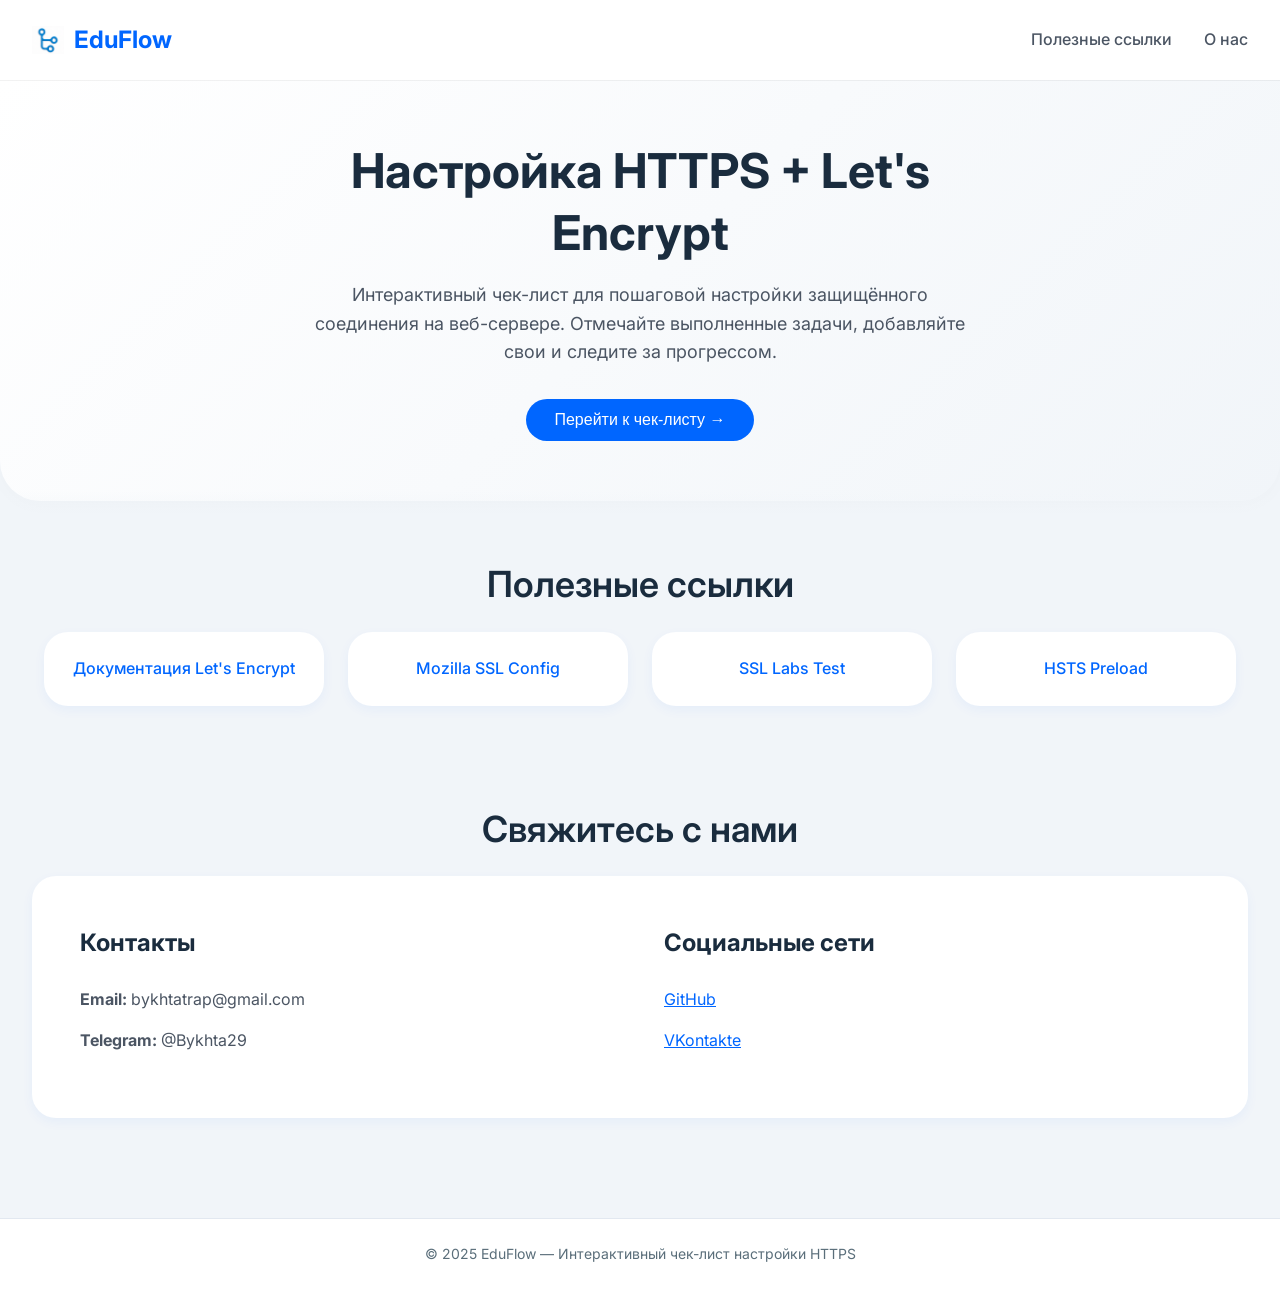
<file: index.html>
<!DOCTYPE html>
<html lang="ru">
<head>
    <meta charset="UTF-8">
    <meta name="viewport" content="width=device-width, initial-scale=1.0, viewport-fit=cover">
    <meta name="description" content="Интерактивный чек-лист для пошаговой настройки HTTPS-соединения с помощью Let's Encrypt. Отмечайте выполненные шаги, добавляйте свои задачи и отслеживайте прогресс.">
    <link rel="shortcut icon" href="/images/favicon.ico">
    <link rel="apple-touch-icon" sizes="180x180" href="/images/favicon.ico">
    <title>Чек-лист настройки HTTPS | EduFlow</title>
    <link href="https://fonts.googleapis.com/css2?family=Inter:opsz,wght@14..32,400;14..32,500;14..32,600;14..32,700&family=Fira+Code:wght@400;500&display=swap" rel="stylesheet">
    <link rel="stylesheet" href="style.css">
</head>
<body>

   <div class="navbar">
    <div class="container nav-container">
        <a href="#" class="logo">
            <img src="images/logo.jpeg" alt="Логотип EduFlow" class="logo-img">
            <span class="logo-text">EduFlow</span>
        </a>
        <button class="burger-btn" aria-label="Открыть меню">
            <span></span>
            <span></span>
            <span></span>
        </button>
        <div class="nav-menu">
            <ul class="nav-links">
                <li><a href="#useful-links">Полезные ссылки</a></li>
                <li><a href="#about">О нас</a></li>
            </ul>
        </div>
    </div>
</div>

    <section class="hero">
        <div class="container hero-content">
            <h1>Настройка HTTPS + Let's Encrypt</h1>
            <p>Интерактивный чек-лист для пошаговой настройки защищённого соединения на веб-сервере. Отмечайте выполненные задачи, добавляйте свои и следите за прогрессом.</p>
            <button id="showChecklistBtn" class="btn-primary">Перейти к чек-листу →</button>
        </div>
    </section>

    <section id="todo-list" class="hidden-checklist">
        <div class="container">
            <h2 class="section-title">📋 Чек-лист настройки HTTPS</h2>
            
            <div class="stats">
                <div>✅ Выполнено: <span id="completedCount">0</span> / <span id="totalCount">0</span></div>
                <button id="resetBtn" class="btn-secondary" style="padding: 8px 20px;">Сбросить все</button>
            </div>
            <div class="progress-bar">
                <div class="progress-fill" id="progressFill"></div>
            </div>

            <div id="tasksContainer" class="steps-grid"></div>

            <div class="add-task-form">
                <h3 style="margin-bottom: 20px;">➕ Добавить свою задачу</h3>
                <div class="form-group">
                    <label>Название задачи</label>
                    <input type="text" id="newTaskTitle" class="form-input" placeholder="Например: Настроить файрвол для порта 443">
                </div>
                <div class="form-group">
                    <label>Описание (необязательно)</label>
                    <textarea id="newTaskDesc" rows="2" class="form-textarea" placeholder="Подробности или команда..."></textarea>
                </div>
                <button id="addTaskBtn" class="btn-primary">Добавить задачу</button>
            </div>
        </div>
    </section>

    <div class="container">
        <div class="final-block" id="congratsBlock" style="display: none;">
            <h2>🎉 Поздравляем! Все шаги настройки HTTPS успешно выполнены! 🎉</h2>
            <a href="#about" class="btn-secondary">Связаться</a>
        </div>
    </div>

    <section id="useful-links">
        <div class="container">
            <h2 class="section-title">Полезные ссылки</h2>
            <div class="links-grid">
                <div class="link-card"><a href="https://letsencrypt.org/docs/" target="_blank">Документация Let's Encrypt</a></div>
                <div class="link-card"><a href="https://ssl-config.mozilla.org/" target="_blank">Mozilla SSL Config</a></div>
                <div class="link-card"><a href="https://www.ssllabs.com/ssltest/" target="_blank">SSL Labs Test</a></div>
                <div class="link-card"><a href="https://hstspreload.org/" target="_blank">HSTS Preload</a></div>
            </div>
        </div>
    </section>

    <section id="about">
        <div class="container">
            <h2 class="section-title">Свяжитесь с нами</h2>
            <div class="about-grid">
                <div class="contact-info">
                    <h3>Контакты</h3>
                    <div class="contact-detail"><strong>Email:</strong> bykhtatrap@gmail.com</div>
                    <div class="contact-detail"><strong>Telegram:</strong> @Bykhta29</div>
                </div>
                <div class="contact-info">
                    <h3>Социальные сети</h3>
                    <div class="contact-detail"><a href="https://github.com/Bykhta" style="color:#0066FF;">GitHub</a></div>
                    <div class="contact-detail"><a href="https://vk.com/bykhta" style="color:#0066FF;">VKontakte</a></div>
                </div>
            </div>
        </div>
    </section>

    <footer style="background:#FFFFFF; margin-top: 40px; padding: 24px 0; text-align:center; border-top:1px solid #E2E8F0;">
        <div class="container" style="color:#5A6E7A; font-size:14px;">
            © 2025 EduFlow — Интерактивный чек-лист настройки HTTPS
        </div>
    </footer>

    <!-- Модальные окна -->
    <div id="troubleModal" class="modal">
        <div class="modal-content">
            <span class="modal-close">&times;</span>
            <h3>⚠️ Возможные проблемы</h3>
            <p id="troubleText"></p>
        </div>
    </div>
    <div id="resetModal" class="modal">
        <div class="modal-content">
            <span class="modal-close" id="resetModalClose">&times;</span>
            <h3>Сбросить или очистить список</h3>
            <p style="margin-bottom: 24px;">Выберите действие:</p>
            <div style="display: flex; flex-direction: column; gap: 12px;">
                <button id="resetProgressBtn" class="btn-primary" style="background-color: #0066FF;">🔄 Сбросить прогресс</button>
                <button id="clearAllTasksBtn" class="btn-primary" style="background-color: #FF6B4A;">🗑️ Удалить все задачи</button>
                <button id="restoreDefaultBtn" class="btn-primary" style="background-color: #10B981;">📋 Восстановить начальный список</button>
                <button id="cancelResetBtn" class="btn-secondary" style="background-color: #E2E8F0; color: #1A2C3E;">Отмена</button>
            </div>
        </div>
    </div>
    <div id="deleteModal" class="modal">
        <div class="modal-content">
            <span class="modal-close" id="deleteModalClose">&times;</span>
            <h3>Удалить задачу?</h3>
            <p id="deleteTaskTitle" style="margin-bottom: 24px; font-weight: 500;"></p>
            <div style="display: flex; flex-direction: column; gap: 12px;">
                <button id="confirmDeleteBtn" class="btn-primary" style="background-color: #EF4444;">🗑️ Удалить</button>
                <button id="cancelDeleteBtn" class="btn-secondary" style="background-color: #E2E8F0; color: #1A2C3E;">Отмена</button>
            </div>
        </div>
    </div>

    <script src="api/app.js"></script>
</body>
</html>
</file>
<file: style.css>
* {
    margin: 0;
    padding: 0;
    box-sizing: border-box;
}

body {
    font-family: 'Inter', sans-serif;
    background-color: #F1F5F9;   /* более контрастный светлый фон */
    color: #1A2C3E;
    line-height: 1.6;
    scroll-behavior: smooth;
}

.container {
    max-width: 1280px;
    margin: 0 auto;
    padding: 0 32px;
}

/* ===== СТИЛИЗОВАННЫЙ СКРОЛЛБАР ===== */
::-webkit-scrollbar {
    width: 8px;
}
::-webkit-scrollbar-track {
    background: #F1F5F9;
}
::-webkit-scrollbar-thumb {
    background: #CBD5E1;
    border-radius: 4px;
}
::-webkit-scrollbar-thumb:hover {
    background: #94A3B8;
}

/* ===== НАВИГАЦИЯ ===== */
.navbar {
    position: sticky;
    top: 0;
    background-color: #FFFFFF;
    box-shadow: 0 1px 0 rgba(0,0,0,0.05);
    z-index: 100;
    height: 80px;
    display: flex;
    align-items: center;
}
.nav-container {
    display: flex;
    justify-content: space-between;
    align-items: center;
    width: 100%;
}
.logo {
    font-size: 24px;
    font-weight: 700;
    color: #0066FF;
    text-decoration: none;
    display: flex;
    align-items: center;
    gap: 10px;
}
.logo-img {
    width: 32px;
    height: 32px;
    object-fit: contain;
    display: block;
}
.logo-text {
    font-size: 24px;
    font-weight: 700;
    color: #0066FF;
}
.nav-links {
    display: flex;
    gap: 32px;
    list-style: none;
}
.nav-links a {
    font-size: 16px;
    font-weight: 500;
    color: #4B5563;
    text-decoration: none;
    transition: color 0.25s ease;
    padding: 8px 0;          /* увеличенная тач-область */
}
.nav-links a:hover {
    color: #0066FF;
}

/* ===== HERO ===== */
.hero {
    background: linear-gradient(135deg, #FFFFFF 0%, #F1F5F9 100%);
    border-radius: 0 0 40px 40px;
    margin-bottom: 20px;
    box-shadow: 0 4px 20px rgba(0,0,0,0.02);
    position: relative;
    min-height: auto;
    padding: 60px 0;
}
.hero::after {
    content: '';
    position: absolute;
    bottom: -30px;
    left: 0;
    width: 100%;
    height: 40px;
    background: linear-gradient(to bottom, rgba(255,255,255,0) 0%, #F1F5F9 100%);
    pointer-events: none;
}
.hero-content {
    max-width: 720px;
    margin: 0 auto;
    text-align: center;
}
.hero h1 {
    font-size: 48px;
    font-weight: 700;
    line-height: 1.3;
    color: #1A2C3E;
    margin-bottom: 16px;
}
.hero p {
    font-size: 18px;
    color: #4B5563;
    margin-bottom: 32px;
}

/* ===== ОБЩИЕ СЕКЦИИ ===== */
section {
    padding: 40px 0 60px;
}
.section-title {
    font-size: 36px;
    font-weight: 600;
    line-height: 1.3;
    color: #1A2C3E;
    margin-bottom: 24px;
    text-align: center;
}

/* ===== СТАТИСТИКА И ПРОГРЕСС ===== */
.stats {
    display: flex;
    justify-content: space-between;
    align-items: center;
    flex-wrap: wrap;
    margin-bottom: 16px;
    font-size: 16px;
    font-weight: 500;
    gap: 16px;
}
.progress-bar {
    background: #E2E8F0;
    border-radius: 20px;
    height: 12px;
    width: 100%;
    margin-bottom: 24px;
    overflow: hidden;
}
.progress-fill {
    background: linear-gradient(90deg, #0066FF, #3B82F6);
    height: 12px;
    border-radius: 20px;
    width: 0%;
    transition: width 0.6s cubic-bezier(0.4, 0, 0.2, 1);
    box-shadow: 0 0 8px rgba(0,102,255,0.4);
}

/* ===== КАРТОЧКИ ЗАДАЧ ===== */
.steps-grid {
    display: flex;
    flex-direction: column;
    gap: 24px;
}
.task-card {
    background: #FFFFFF;
    border-radius: 24px;
    padding: 28px;
    box-shadow: 0 4px 16px rgba(0,102,255,0.06);
    transition: all 0.25s ease;
    position: relative;
    opacity: 0;
    transform: translateY(20px);
    animation: cardAppear 0.5s forwards;
}
@keyframes cardAppear {
    to {
        opacity: 1;
        transform: translateY(0);
    }
}
.task-card:hover {
    box-shadow: 0 12px 32px rgba(0,102,255,0.12);
    transform: translateY(-4px);
}
.task-card.current-task {
    border: 2px solid #0066FF;
    box-shadow: 0 0 0 4px rgba(0,102,255,0.15), 0 12px 28px rgba(0,102,255,0.15);
    background: #FFFFFF;
    transform: scale(1.01);
}
.task-card.locked {
    opacity: 0.8;
    filter: grayscale(0.05);
}
.task-card.locked .task-checkbox {
    pointer-events: none;
    opacity: 0.6;
}
.task-card.locked .edit-toggle-btn,
.task-card.locked .trouble-btn {
    pointer-events: none;
    opacity: 0.6;
}
.task-card.locked .delete-task {
    pointer-events: auto;
    opacity: 1;
    cursor: pointer;
}
.task-card.locked .delete-task:hover {
    background: #DC2626 !important;
}

/* Нумерация этапов */
.task-number {
    position: absolute;
    top: 20px;
    left: 24px;
    font-size: 48px;
    font-weight: 800;
    color: #E2E8F0;
    line-height: 1;
    pointer-events: none;
    transition: color 0.25s ease;
}
.task-card.completed .task-number {
    color: #10B981;
}

.task-header {
    display: flex;
    justify-content: space-between;
    align-items: center;
    flex-wrap: wrap;
    margin-bottom: 16px;
    padding-left: 56px;   /* освобождаем место под номер */
}
.task-title {
    display: flex;
    align-items: center;
    gap: 12px;
    font-size: 20px;
    font-weight: 600;
    word-break: break-word;
    overflow-wrap: anywhere;
}

/* Кастомный чекбокс с анимацией галочки */
.task-checkbox {
    appearance: none;
    width: 24px;
    height: 24px;
    border: 2px solid #CBD5E1;
    border-radius: 50%;
    background: white;
    cursor: pointer;
    transition: all 0.25s ease;
    position: relative;
    flex-shrink: 0;
}
.task-checkbox:checked {
    background: #0066FF;
    border-color: #0066FF;
}
.task-checkbox:checked::after {
    content: '✓';
    color: white;
    font-size: 16px;
    position: absolute;
    top: 50%;
    left: 50%;
    transform: translate(-50%, -50%) scale(0);
    animation: checkPop 0.25s ease forwards;
}
@keyframes checkPop {
    to { transform: translate(-50%, -50%) scale(1); }
}
.task-checkbox:active {
    transform: scale(0.9);
}

.task-status-badge {
    font-size: 14px;
    font-weight: 500;
    padding: 4px 12px;
    border-radius: 30px;
    white-space: nowrap;
    flex-shrink: 0;
}
.task-status-badge.completed {
    background: #EFFAF5;
    color: #10B981;
}
.task-status-badge.pending {
    background: #FEF2F2;
    color: #EF4444;
}

.task-description {
    font-size: 16px;
    color: #4B5563;
    margin: 16px 0;
    line-height: 1.6;
}
.task-commands {
    background: #F1F5F9;
    padding: 16px;
    border-radius: 12px;
    font-family: 'Fira Code', monospace;
    font-size: 14px;
    margin: 16px 0;
    overflow-x: auto;
    white-space: pre-wrap;
}

.card-actions {
    display: flex;
    justify-content: flex-end;
    gap: 12px;
    margin-top: 16px;
    flex-wrap: wrap;
}
.edit-toggle-btn, .trouble-btn {
    background: none;
    border: 1px solid #CBD5E1;
    padding: 6px 14px;
    border-radius: 30px;
    font-size: 13px;
    cursor: pointer;
    transition: all 0.25s ease;
}
.edit-toggle-btn:hover, .trouble-btn:hover {
    background: #E2E8F0;
}
.delete-task {
    background: #EF4444 !important;
    padding: 6px 16px !important;
    font-size: 14px;
}
.delete-task:hover {
    background: #DC2626 !important;
}

/* ===== ФОРМА ДОБАВЛЕНИЯ ===== */
.add-task-form {
    background: #FFFFFF;
    border-radius: 24px;
    padding: 32px;
    margin-top: 40px;
    box-shadow: 0 8px 20px rgba(0,102,255,0.06);
}
.form-group {
    margin-bottom: 20px;
}
.form-group label {
    display: block;
    font-weight: 500;
    margin-bottom: 8px;
    color: #1A2C3E;
}
.form-input, .form-textarea {
    width: 100%;
    padding: 12px 16px;
    border: 1px solid #E2E8F0;
    border-radius: 16px;
    font-family: inherit;
    font-size: 16px;
    transition: border 0.25s, box-shadow 0.25s;
}
.form-input:focus, .form-textarea:focus {
    outline: none;
    border-color: #0066FF;
    box-shadow: 0 0 0 3px rgba(0,102,255,0.2);
}

/* Кнопки */
.btn-primary {
    display: inline-block;
    background-color: #0066FF;
    color: white;
    font-weight: 500;
    font-size: 16px;
    padding: 12px 28px;
    border-radius: 40px;
    border: none;
    cursor: pointer;
    transition: all 0.25s ease;
}
.btn-primary:hover {
    background-color: #0052CC;
    transform: translateY(-2px);
    box-shadow: 0 6px 16px rgba(0,102,255,0.3);
}
.btn-primary:active {
    transform: scale(0.97);
}
.btn-secondary {
    display: inline-block;
    background-color: #FF6B4A;
    color: white;
    font-weight: 500;
    font-size: 16px;
    padding: 8px 24px;
    border-radius: 40px;
    border: none;
    cursor: pointer;
    transition: all 0.25s ease;
}
.btn-secondary:hover {
    background-color: #E55A3A;
    transform: translateY(-2px);
    box-shadow: 0 6px 16px rgba(255,107,74,0.3);
}
.btn-secondary:active {
    transform: scale(0.97);
}

/* ===== МОДАЛЬНЫЕ ОКНА ===== */
.modal {
    display: none;
    position: fixed;
    z-index: 1000;
    left: 0;
    top: 0;
    width: 100%;
    height: 100%;
    background-color: rgba(0,0,0,0.5);
    align-items: center;
    justify-content: center;
    backdrop-filter: blur(4px);
}
.modal-content {
    background: white;
    padding: 32px;
    border-radius: 24px;
    max-width: 500px;
    width: 90%;
    position: relative;
    animation: modalIn 0.25s ease forwards;
    transform: scale(0.95);
}
@keyframes modalIn {
    to { transform: scale(1); }
}
.modal-close {
    position: absolute;
    right: 20px;
    top: 15px;
    font-size: 28px;
    font-weight: bold;
    cursor: pointer;
    transition: color 0.25s;
}
.modal-close:hover {
    color: #0066FF;
}

/* ===== ОСТАЛЬНЫЕ БЛОКИ ===== */
.links-grid {
    display: flex;
    flex-wrap: wrap;
    gap: 24px;
    justify-content: center;
}
.link-card {
    background: #FFFFFF;
    border-radius: 24px;
    padding: 24px;
    width: 280px;
    text-align: center;
    box-shadow: 0 4px 12px rgba(0,102,255,0.05);
    transition: all 0.25s ease;
}
.link-card:hover {
    transform: translateY(-4px);
    box-shadow: 0 12px 24px rgba(0,102,255,0.1);
}
.link-card a {
    font-size: 16px;
    font-weight: 500;
    color: #0066FF;
    text-decoration: none;
}
.about-grid {
    display: flex;
    flex-wrap: wrap;
    gap: 48px;
    justify-content: center;
    background: #FFFFFF;
    border-radius: 24px;
    padding: 48px;
    box-shadow: 0 4px 12px rgba(0,102,255,0.05);
}
.contact-info {
    flex: 1;
    min-width: 240px;
}
.contact-info h3 {
    font-size: 24px;
    margin-bottom: 24px;
    color: #1A2C3E;
}
.contact-detail {
    margin-bottom: 16px;
    color: #4B5563;
}
.final-block {
    background: #FFFFFF;
    border-radius: 24px;
    text-align: center;
    padding: 48px 32px;
    margin-top: 40px;
    box-shadow: 0 8px 24px rgba(0,102,255,0.08);
}

/* ===== АДАПТИВНОСТЬ ===== */
@media (max-width: 768px) {
    .container { padding: 0 16px; }
    .hero h1 { font-size: 32px; }
    .section-title { font-size: 24px; }
    .task-card { padding: 16px; }
    .task-title { font-size: 16px; }
    .task-header {
        padding-left: 48px;   /* чуть меньше, т.к. номер тоже уменьшаем */
        flex-direction: column;
        align-items: flex-start;
    }
    .task-number {
        font-size: 36px;
        top: 12px;
        left: 12px;
    }
    .task-status-badge {
        font-size: 12px;
        padding: 2px 10px;
        align-self: flex-start;
        margin-top: 4px;
    }
    .stats {
        justify-content: center;
    }
    .progress-bar {
        margin-bottom: 16px;
    }
    .card-actions {
        justify-content: flex-start;
    }
}

/* Скрытая секция чек-листа */
.hidden-checklist {
    display: none;
    opacity: 0;
    transform: translateY(20px);
    transition: opacity 0.6s ease, transform 0.6s ease;
}
.checklist-visible {
    display: block;
    opacity: 1;
    transform: translateY(0);
}

html {
    scroll-behavior: smooth;
}

/* Кнопки в модалке сброса и удаления */
#resetModal .modal-content button,
#deleteModal .modal-content button {
    width: 100%;
    justify-content: center;
}
/* ===== БУРГЕР-МЕНЮ ===== */
.burger-btn {
    display: none;               /* скрыт на десктопе */
    flex-direction: column;
    justify-content: space-between;
    width: 28px;
    height: 20px;
    background: none;
    border: none;
    cursor: pointer;
    padding: 0;
    z-index: 110;
}
.burger-btn span {
    display: block;
    width: 100%;
    height: 3px;
    background-color: #1A2C3E;
    border-radius: 2px;
    transition: all 0.25s ease;
}

/* Крестик при открытом меню */
.burger-btn.active span:nth-child(1) {
    transform: translateY(8.5px) rotate(45deg);
}
.burger-btn.active span:nth-child(2) {
    opacity: 0;
}
.burger-btn.active span:nth-child(3) {
    transform: translateY(-8.5px) rotate(-45deg);
}

/* Меню на мобильных */
.nav-menu {
    display: flex;
    align-items: center;
}
.nav-links {
    display: flex;
    gap: 32px;
    list-style: none;
}

@media (max-width: 768px) {
    .burger-btn {
        display: flex;           /* показываем бургер */
    }
    .nav-menu {
        position: fixed;
        top: 0;
        right: -100%;
        width: 70%;
        max-width: 300px;
        height: 100vh;
        background: #FFFFFF;
        box-shadow: -4px 0 20px rgba(0,0,0,0.1);
        flex-direction: column;
        justify-content: center;
        transition: right 0.3s ease;
        z-index: 105;
    }
    .nav-menu.active {
        right: 0;
    }
    .nav-links {
        flex-direction: column;
        align-items: center;
        gap: 24px;
    }
    .nav-links a {
        font-size: 18px;
        padding: 8px 16px;
    }
}
</file>
